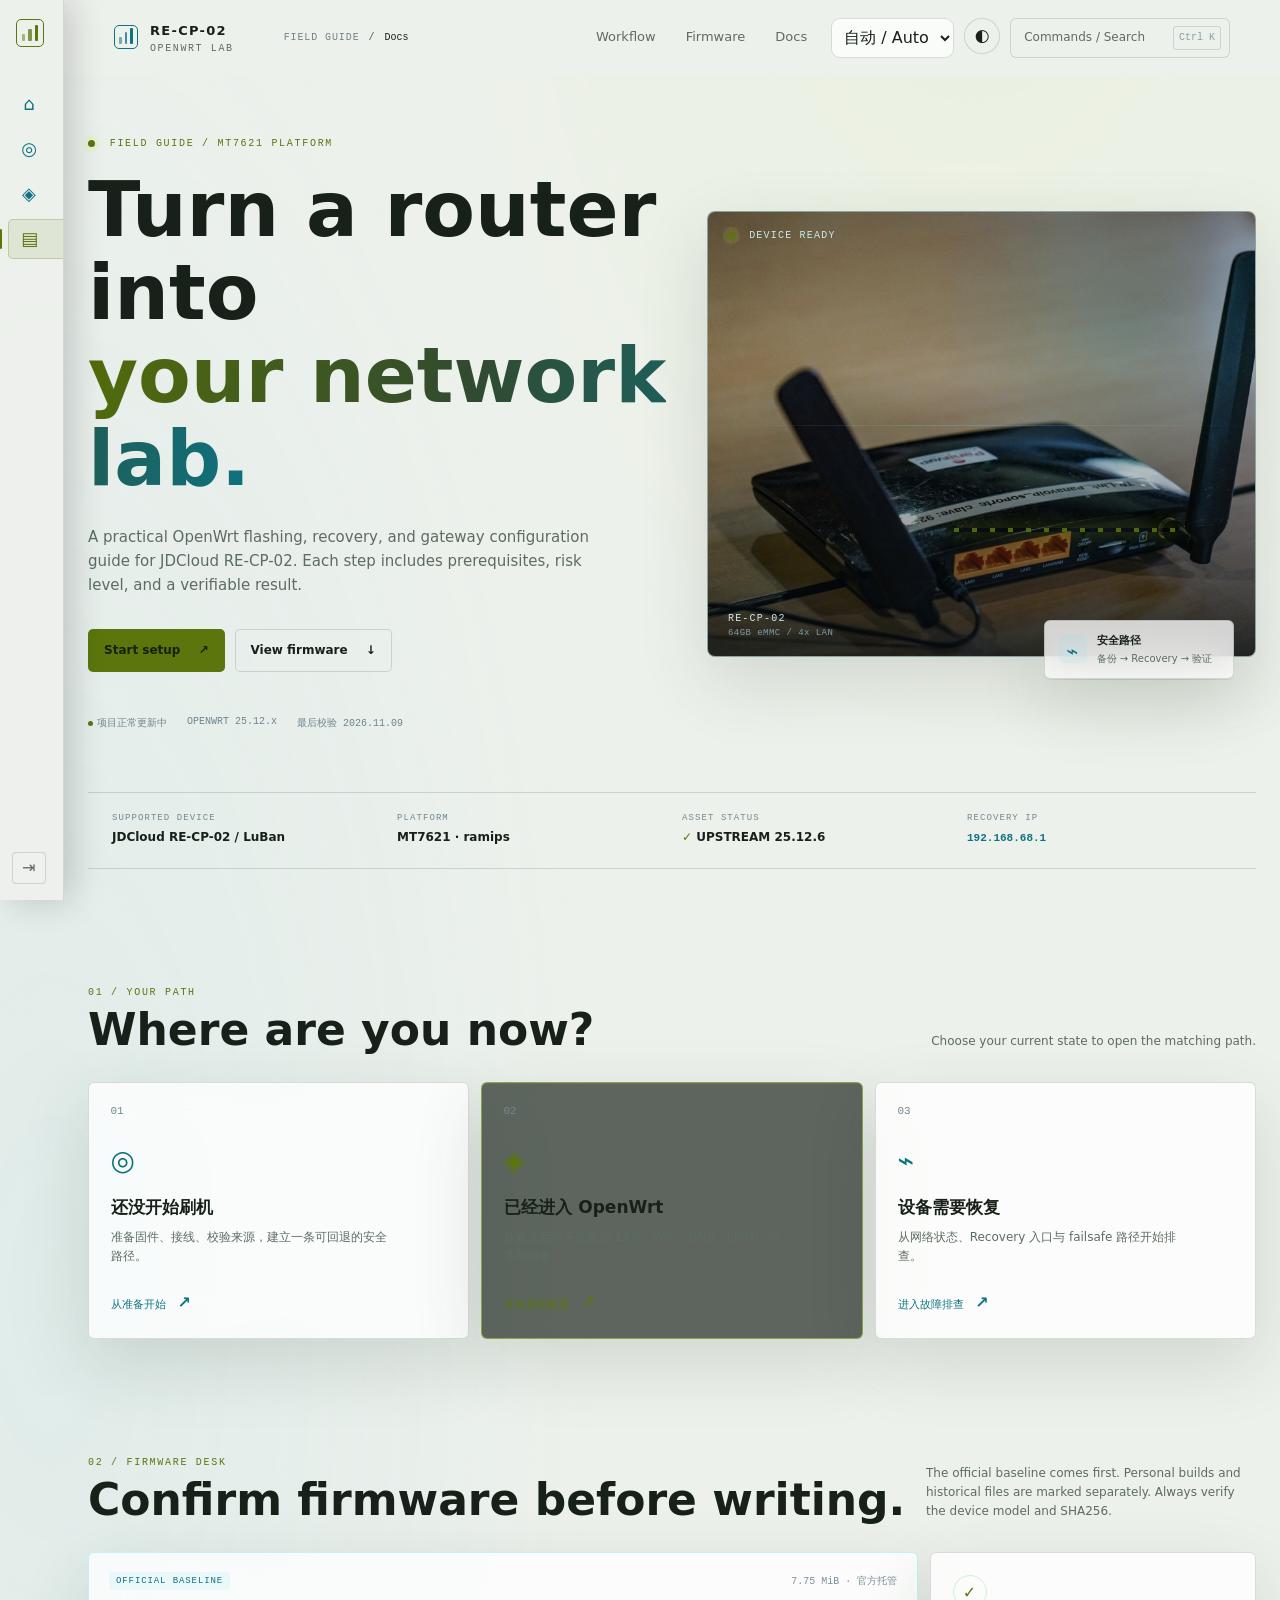
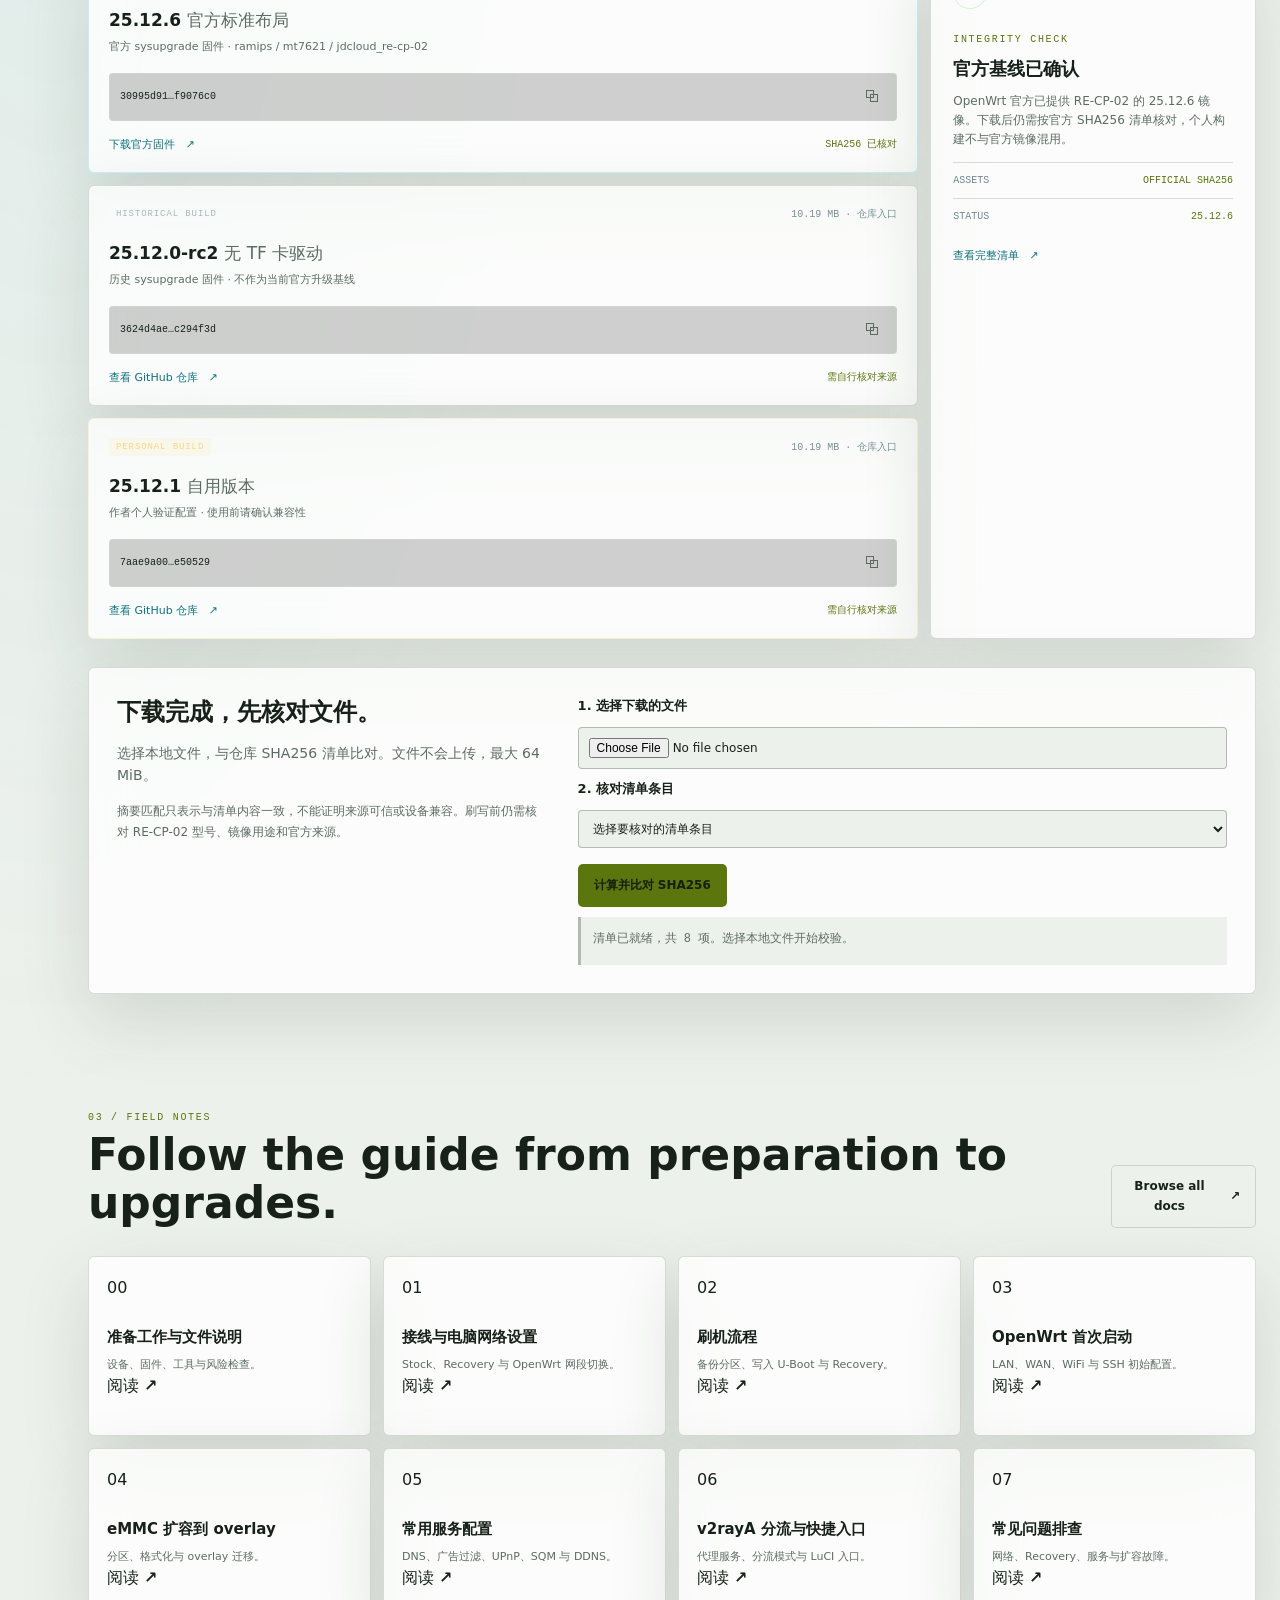
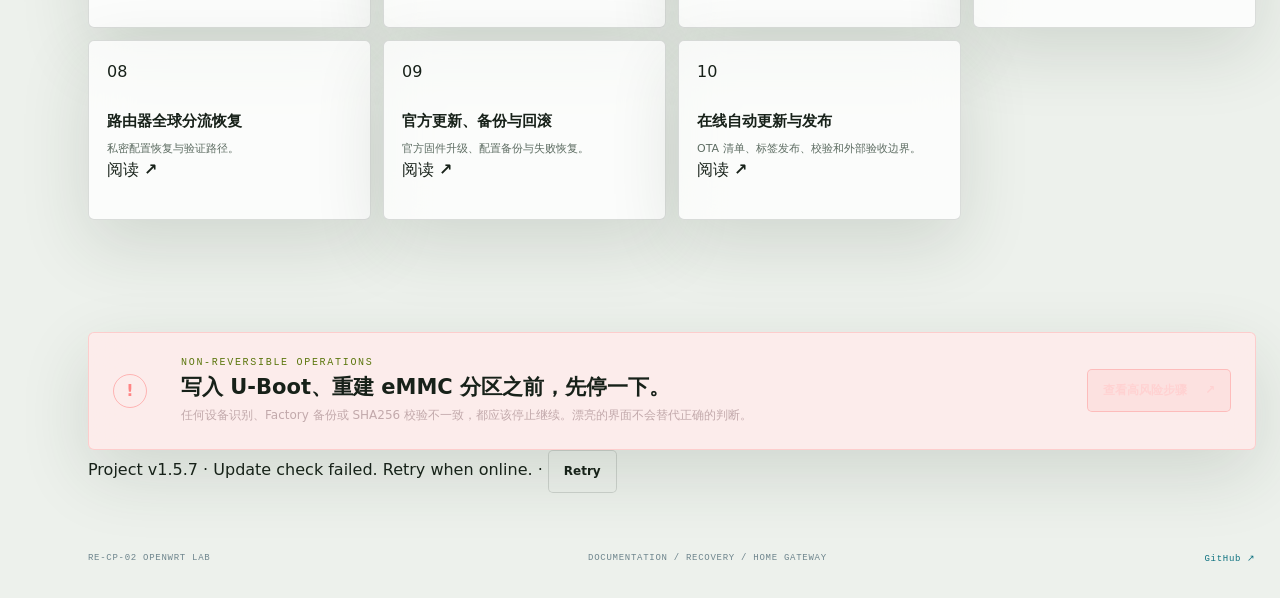
<file: index.html>
<!doctype html>
<html lang=zh-CN>
<head>
  <meta charset=utf-8>
  <link rel="icon" href="site/favicon.svg" type="image/svg+xml">
  <meta http-equiv=refresh content="0;url=site/">
  <title>RE-CP-02 OpenWrt Lab</title>
  <script>location.replace('site/')</script>
</head>
<body style=background:#071017;color:#eef7f8;font-family:system-ui;display:grid;place-items:center;min-height:100vh>正在进入 RE-CP-02 OpenWrt Lab…</body>
</html>
</file>
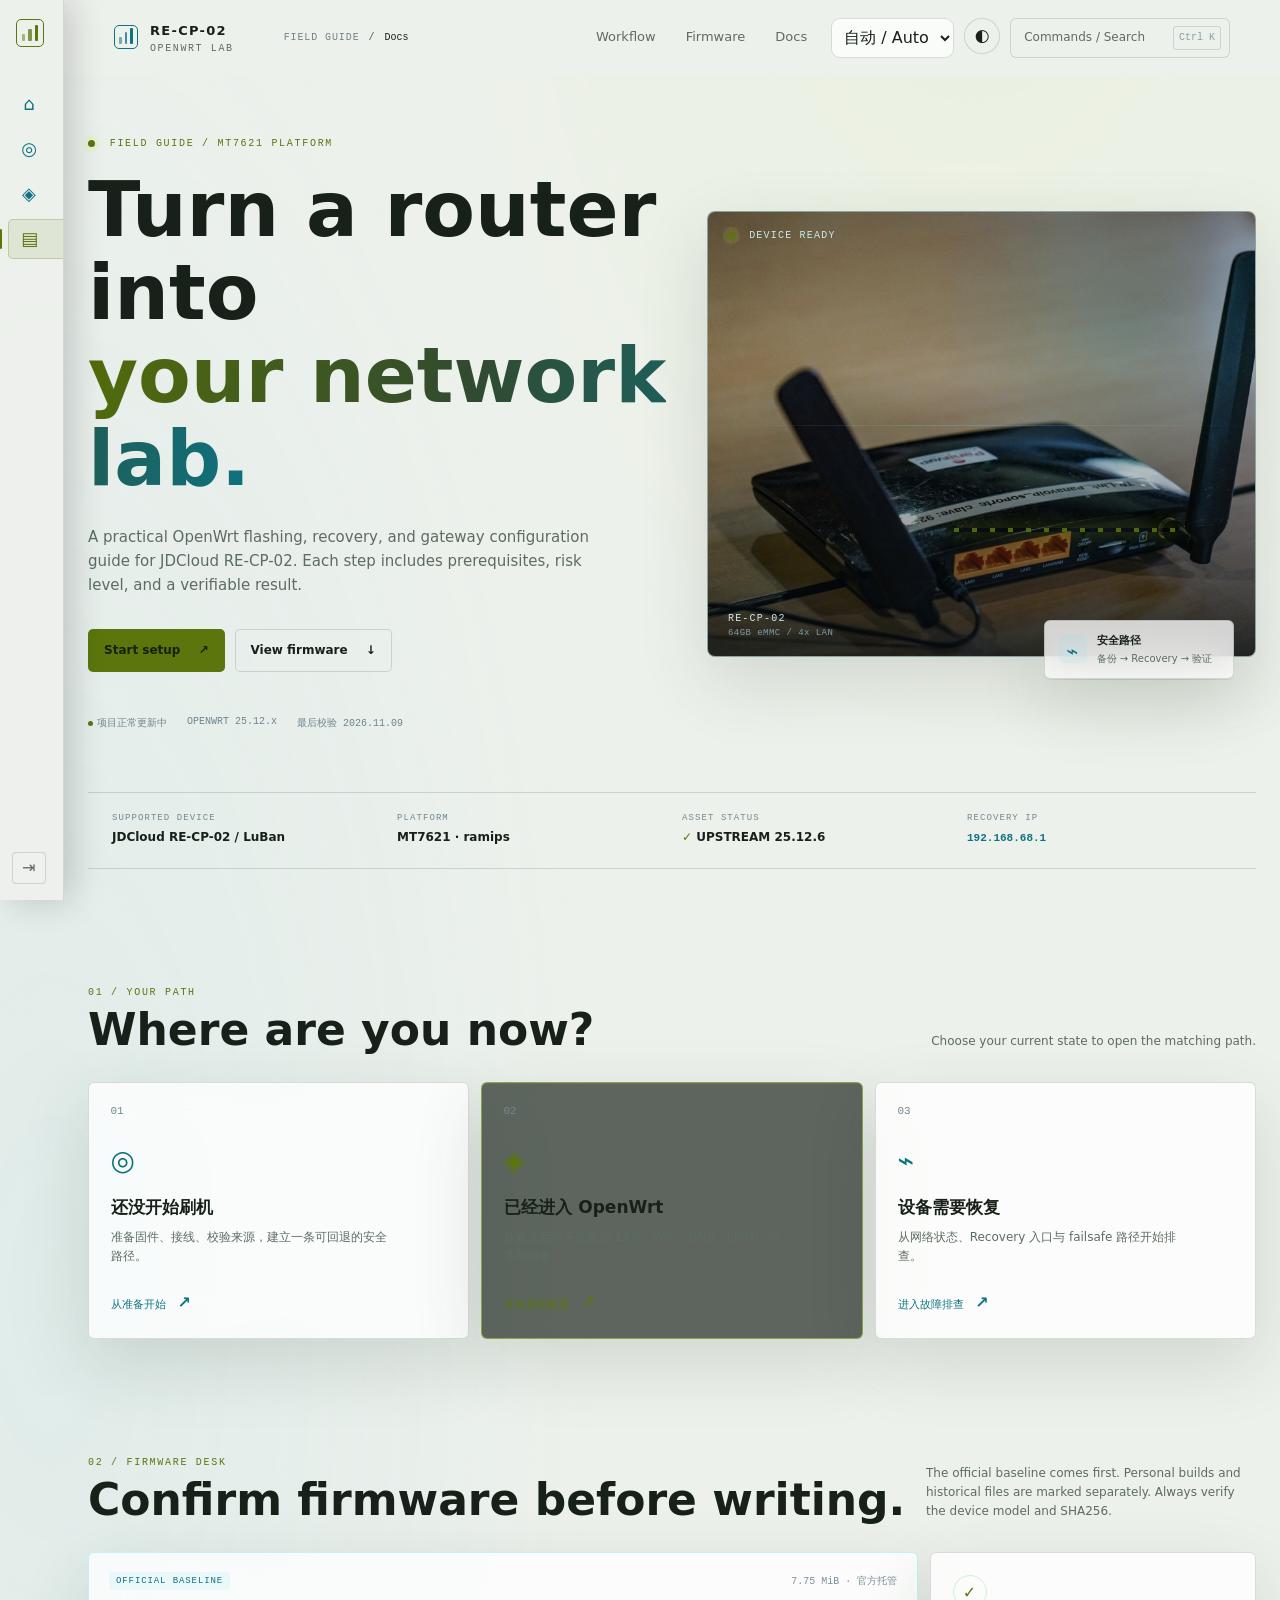
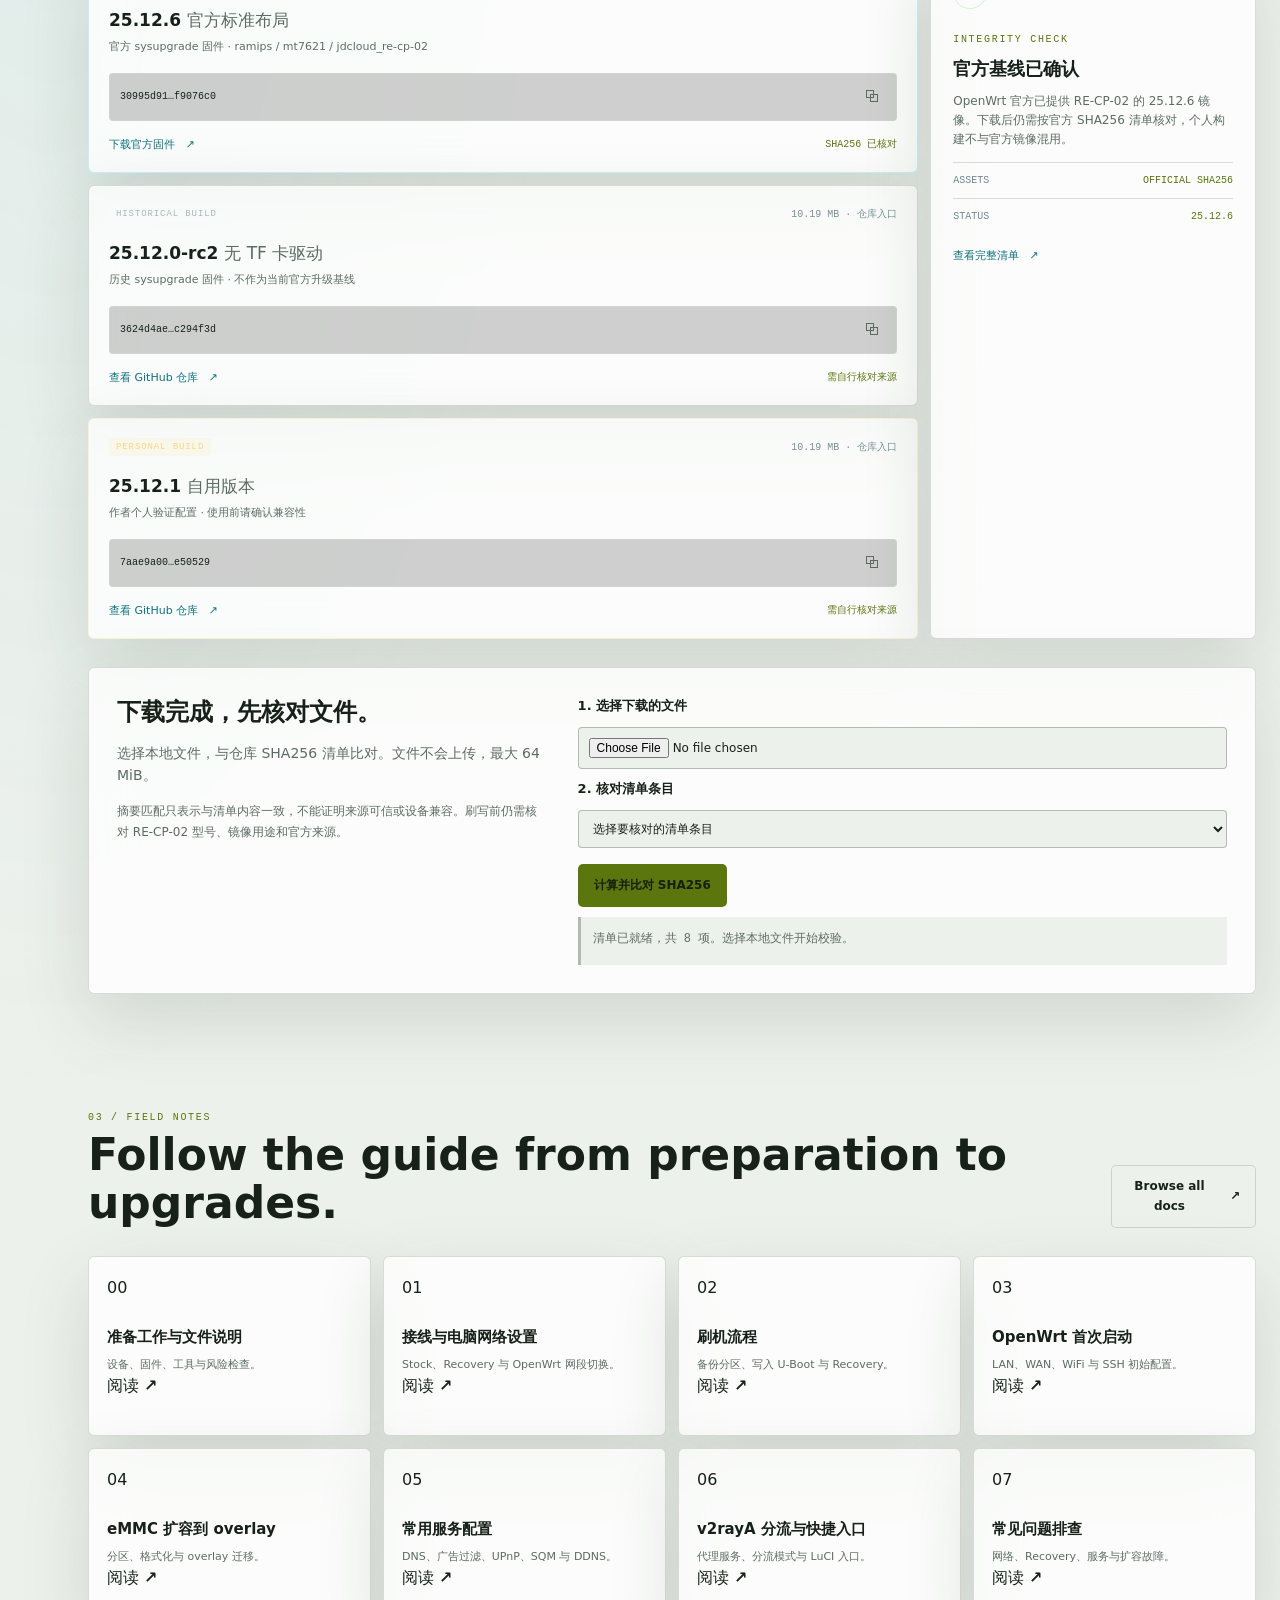
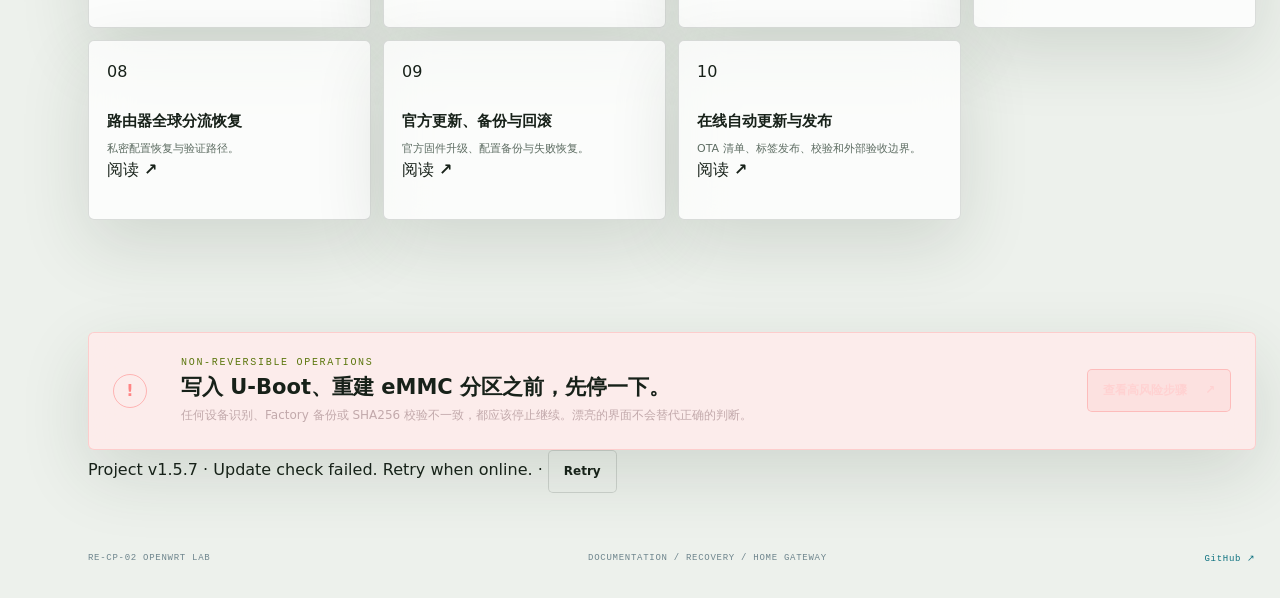
<file: site/index.html>
<!doctype html>
<html lang="zh-CN">
<head>
  <meta charset="utf-8">
  <meta name="viewport" content="width=device-width, initial-scale=1">
  <meta name="theme-color" content="#071017">
  <meta name="description" content="JDCloud RE-CP-02 OpenWrt 刷机与家庭网关配置实验室">
  <title>RE-CP-02 OpenWrt Lab</title>
  <link rel="icon" href="favicon.svg" type="image/svg+xml">
  <link rel="stylesheet" href="styles.css">
</head>
<body>
  <aside class="vantage-rail" aria-label="快速导航" data-i18n-attr="aria-label:quickNav">
    <a class="rail-brand" href="#top" aria-label="返回总览">
      <span class="rail-brand-mark"><i></i><i></i><i></i></span>
      <span class="rail-brand-copy"><b>RE-CP-02</b><small>OPENWRT LAB</small></span>
    </a>
    <nav class="rail-nav" aria-label="页面区段">
      <a href="#top" data-section-link="top" aria-current="page"><span class="rail-icon">⌂</span><span class="rail-label" data-i18n="overview">总览</span></a>
      <a href="#journey" data-section-link="journey"><span class="rail-icon">◎</span><span class="rail-label" data-i18n="journey">流程</span></a>
      <a href="#firmware" data-section-link="firmware"><span class="rail-icon">◈</span><span class="rail-label" data-i18n="firmware">固件</span></a>
      <a href="#docs" data-section-link="docs"><span class="rail-icon">▤</span><span class="rail-label" data-i18n="docs">文档</span></a>
    </nav>
    <div class="rail-footer">
      <button class="rail-toggle" id="rail-toggle" type="button" aria-label="固定或收起导航栏" aria-pressed="false">⇥</button>
      <span class="rail-status"><b></b> LOCAL GUIDE</span>
    </div>
  </aside>
  <header class="topbar">
    <a class="brand" href="#top" aria-label="返回首页"><span class="brand-mark"><i></i><i></i><i></i></span><span><b>RE-CP-02</b><small>OPENWRT LAB</small></span></a>
    <div class="breadcrumb" aria-label="当前位置"><span>FIELD GUIDE</span><b>/</b><strong id="breadcrumb-current" data-i18n="overview">总览</strong></div>
    <nav class="topnav" aria-label="主导航"><a href="#journey" data-i18n="journey">流程</a><a href="#firmware" data-i18n="firmware">固件</a><a href="#docs" data-i18n="docs">文档</a></nav>
    <div class="top-actions"><select id="locale-toggle" class="locale-toggle" aria-label="界面语言"><option value="auto">自动 / Auto</option><option value="zh-CN">简体中文</option><option value="en-US">English</option></select><button class="icon-button" id="theme-toggle" type="button" aria-label="主题模式：跟随系统" aria-pressed="false">◐</button><button class="search-button" id="search-open" type="button" aria-label="打开命令面板"><span data-i18n="commandSearch">命令 / 搜索</span><kbd>Ctrl K</kbd></button></div>
  </header>
  <main id="top">
    <section class="hero shell">
      <div class="hero-copy">
        <div class="eyebrow"><span class="pulse"></span> FIELD GUIDE / MT7621 PLATFORM</div>
        <h1 data-i18n="heroTitle">把一台路由器，<br><span><em>变成你的网络实验室。</em></span></h1>
        <p class="hero-lede" data-i18n="heroLede">面向 JDCloud RE-CP-02 的 OpenWrt 刷机、恢复与家庭网关配置指南。每一步都标注前置条件、风险等级与可验证结果。</p>
        <div class="hero-actions"><a class="button button-primary" href="#journey" data-i18n="startSetup">开始配置 <span>↗</span></a><a class="button button-quiet" href="#firmware" data-i18n="viewFirmware">查看固件 <span>↓</span></a></div>
        <div class="hero-meta"><span><b class="status-dot"></b>项目正常更新中</span><span>OPENWRT 25.12.x</span><span>最后校验 2026.11.09</span></div>
      </div>
      <div class="hero-visual"><div class="visual-frame"><div class="visual-image" role="img" aria-label="网络实验室中的家用路由器"></div><div class="visual-label label-top"><span class="mini-dot"></span> DEVICE READY</div><div class="visual-label label-bottom"><span>RE-CP-02</span><small>64GB eMMC / 4x LAN</small></div><div class="scan-line"></div></div><div class="hero-float glass-panel"><span class="float-icon">⌁</span><span><b>安全路径</b><small>备份 → Recovery → 验证</small></span></div></div>
    </section>
    <section class="trust-strip shell" aria-label="项目状态"><div><small>SUPPORTED DEVICE</small><strong>JDCloud RE-CP-02 / LuBan</strong></div><div><small>PLATFORM</small><strong>MT7621 · ramips</strong></div><div><small>ASSET STATUS</small><strong><span class="check">✓</span> UPSTREAM 25.12.6</strong></div><div><small>RECOVERY IP</small><strong><code>192.168.68.1</code></strong></div></section>
    <section class="section shell" id="journey"><div class="section-heading"><div><div class="eyebrow">01 / YOUR PATH</div><h2 data-i18n="journeyTitle">你现在在哪一步？</h2></div><p data-i18n="journeyLead">选择当前状态，直接进入对应的操作路径。</p></div><div class="path-grid">
      <button class="path-card glass-panel" data-doc="../docs/00-preparation.md" type="button"><span class="path-number">01</span><span class="path-icon">◎</span><span class="path-title">还没开始刷机</span><span class="path-copy">准备固件、接线、校验来源，建立一条可回退的安全路径。</span><span class="path-link">从准备开始 <b>↗</b></span></button>
      <button class="path-card glass-panel path-card-active" data-doc="../docs/03-first-boot.md" type="button"><span class="path-number">02</span><span class="path-icon">◈</span><span class="path-title">已经进入 OpenWrt</span><span class="path-copy">从首次启动开始配置 LAN、WiFi、DNS、eMMC 与常用服务。</span><span class="path-link">开始系统配置 <b>↗</b></span></button>
      <button class="path-card glass-panel" data-doc="../docs/07-troubleshooting.md" type="button"><span class="path-number">03</span><span class="path-icon">⌁</span><span class="path-title">设备需要恢复</span><span class="path-copy">从网络状态、Recovery 入口与 failsafe 路径开始排查。</span><span class="path-link">进入故障排查 <b>↗</b></span></button>
    </div></section>
    <section class="section shell" id="firmware"><div class="section-heading"><div><div class="eyebrow">02 / FIRMWARE DESK</div><h2 data-i18n="firmwareTitle">固件，先确认再写入。</h2></div><p data-i18n="firmwareLead">官方基线优先，个人构建和历史文件单独标注。所有镜像都必须核对设备型号与 SHA256。</p></div><div class="firmware-layout"><div class="firmware-list">
      <article class="firmware-card glass-panel recommended"><div class="card-topline"><span class="tag tag-cyan">OFFICIAL BASELINE</span><span class="file-size">7.75 MiB · 官方托管</span></div><h3>25.12.6 <span>官方标准布局</span></h3><p>官方 sysupgrade 固件 · ramips / mt7621 / jdcloud_re-cp-02</p><div class="hash-row"><code>30995d91…f9076c0</code><button class="copy-button" data-copy="30995d91889e8db1e79e7ca0dc0297c94d1877c2d832b1db341072989f9076c0" type="button" aria-label="复制 SHA256">⧉</button></div><div class="card-actions"><a href="https://downloads.openwrt.org/releases/25.12.6/targets/ramips/mt7621/openwrt-25.12.6-ramips-mt7621-jdcloud_re-cp-02-squashfs-sysupgrade.bin" target="_blank" rel="noopener">下载官方固件 <span>↗</span></a><span class="verified">SHA256 已核对</span></div></article>
      <article class="firmware-card glass-panel"><div class="card-topline"><span class="tag tag-muted">HISTORICAL BUILD</span><span class="file-size">10.19 MB · 仓库入口</span></div><h3>25.12.0-rc2 <span>无 TF 卡驱动</span></h3><p>历史 sysupgrade 固件 · 不作为当前官方升级基线</p><div class="hash-row"><code>3624d4ae…c294f3d</code><button class="copy-button" data-copy="3624d4aeed6777e733ae472734dd9b84e6714e91f5fdc64723c2dc069c294f3d" type="button" aria-label="复制 SHA256">⧉</button></div><div class="card-actions"><a href="https://github.com/yuchen0x1/OpenWrt-Flashing-Guide-RE-CP02" target="_blank" rel="noopener">查看 GitHub 仓库 <span>↗</span></a><span class="verified">需自行核对来源</span></div></article>
      <article class="firmware-card glass-panel personal"><div class="card-topline"><span class="tag tag-amber">PERSONAL BUILD</span><span class="file-size">10.19 MB · 仓库入口</span></div><h3>25.12.1 <span>自用版本</span></h3><p>作者个人验证配置 · 使用前请确认兼容性</p><div class="hash-row"><code>7aae9a00…e50529</code><button class="copy-button" data-copy="7aae9a00623cc4276f8c7e7e2dbfccb519a8514a4fa4880cc94bd66eb5e50529" type="button" aria-label="复制 SHA256">⧉</button></div><div class="card-actions"><a href="https://github.com/yuchen0x1/OpenWrt-Flashing-Guide-RE-CP02" target="_blank" rel="noopener">查看 GitHub 仓库 <span>↗</span></a><span class="verified">需自行核对来源</span></div></article>
    </div><aside class="verify-card glass-panel"><div class="verify-icon">✓</div><div class="eyebrow">INTEGRITY CHECK</div><h3>官方基线已确认</h3><p>OpenWrt 官方已提供 RE-CP-02 的 25.12.6 镜像。下载后仍需按官方 SHA256 清单核对，个人构建不与官方镜像混用。</p><div class="verify-line"><span>ASSETS</span><b>OFFICIAL SHA256</b></div><div class="verify-line"><span>STATUS</span><b>25.12.6</b></div><a class="text-link" href="../firmware/README.md" data-doc="../firmware/README.md">查看完整清单 <span>↗</span></a></aside></div></section>
    <section class="shell integrity-panel glass-panel" aria-labelledby="integrity-title">
      <div class="integrity-intro"><h2 id="integrity-title">下载完成，先核对文件。</h2><p>选择本地文件，与仓库 SHA256 清单比对。文件不会上传，最大 64 MiB。</p><p class="integrity-note">摘要匹配只表示与清单内容一致，不能证明来源可信或设备兼容。刷写前仍需核对 RE-CP-02 型号、镜像用途和官方来源。</p></div>
      <form id="firmware-check" class="integrity-form">
        <label for="firmware-file">1. 选择下载的文件</label><input id="firmware-file" type="file" aria-describedby="integrity-title">
        <label for="firmware-expected">2. 核对清单条目</label><select id="firmware-expected" disabled><option value="">正在加载清单…</option></select>
        <div class="integrity-actions"><button class="button button-primary" id="firmware-verify" type="submit" disabled>计算并比对 SHA256</button><button class="button button-quiet" id="firmware-reload" type="button" hidden>重读清单</button></div>
        <output id="firmware-result" role="status" aria-live="polite">准备读取清单…</output>
      </form>
    </section>
    <section class="section shell" id="docs"><div class="section-heading"><div><div class="eyebrow">03 / FIELD NOTES</div><h2 data-i18n="docsTitle">从准备到持续升级，逐章展开。</h2></div><button class="button button-quiet small-button" id="all-docs" type="button" data-i18n="browseDocs">浏览全部文档 <span>↗</span></button></div><div class="doc-grid" id="doc-grid"></div></section>
    <section class="safety-banner shell glass-panel"><div class="safety-mark">!</div><div><div class="eyebrow">NON-REVERSIBLE OPERATIONS</div><h2>写入 U-Boot、重建 eMMC 分区之前，先停一下。</h2><p>任何设备识别、Factory 备份或 SHA256 校验不一致，都应该停止继续。漂亮的界面不会替代正确的判断。</p></div><button class="button button-danger" data-doc="../docs/02-flashing.md" type="button">查看高风险步骤 <span>↗</span></button></section>
  </main>
  <div class="shell" data-project-update data-project-version="1.5.7"><span data-project-update-status role="status" aria-live="polite">项目版本 v1.5.7</span> · <button class="button button-quiet" data-project-update-check type="button">检查更新</button> <a data-project-update-link target="_blank" rel="noopener noreferrer" hidden>查看新版本</a></div>
  <footer class="footer shell"><span>RE-CP-02 OPENWRT LAB</span><span>DOCUMENTATION / RECOVERY / HOME GATEWAY</span><a href="https://github.com/yuchen0x1/OpenWrt-Flashing-Guide-RE-CP02" target="_blank" rel="noreferrer">GitHub ↗</a></footer>
  <nav class="mobile-nav" aria-label="移动端快速导航">
    <a href="#top" data-section-link="top" aria-current="page"><span>⌂</span><small data-i18n="overview">总览</small></a>
    <a href="#journey" data-section-link="journey"><span>◎</span><small data-i18n="journey">流程</small></a>
    <a href="#firmware" data-section-link="firmware"><span>◈</span><small data-i18n="firmware">固件</small></a>
    <a href="#docs" data-section-link="docs"><span>▤</span><small data-i18n="docs">文档</small></a>
  </nav>
  <div class="modal" id="doc-modal" aria-hidden="true"><div class="modal-backdrop" data-close-modal></div><section class="modal-panel glass-panel" role="dialog" aria-modal="true" aria-labelledby="modal-title"><div class="modal-head"><div><div class="eyebrow">FIELD NOTE</div><h2 id="modal-title" tabindex="-1">文档</h2></div><button class="icon-button" data-close-modal type="button" aria-label="关闭">×</button></div><div class="modal-body" id="modal-body"><div class="loading">正在读取文档…</div></div></section></div>
  <div class="toast" id="toast" role="status"></div>
  <div class="search-modal" id="search-modal" aria-hidden="true"><div class="modal-backdrop" data-close-search></div><section class="search-panel glass-panel" role="dialog" aria-modal="true" aria-labelledby="search-title"><div class="search-head"><label class="sr-only" id="search-title" for="search-input">搜索文档</label><input id="search-input" type="search" placeholder="搜索章节、命令、IP 地址…" autocomplete="off"><kbd>ESC</kbd></div><div class="search-results" id="search-results"><p class="search-hint">输入关键词开始搜索</p></div></section></div>
  <script src="markdown.js"></script>
  <script src="guide-tools.js"></script>
  <script src="i18n.js"></script>
  <script src="app.js"></script>
  <script src="firmware-check.js"></script>
  <script src="project-update.js"></script>
</body>
</html>
</file>
<file: site/styles.css>
:root { --bg:#071017; --panel:rgba(14,29,38,.72); --panel-strong:rgba(18,39,49,.94); --line:rgba(213,239,245,.14); --line-bright:rgba(213,239,245,.26); --text:#eef7f8; --muted:#9bb0b7; --cyan:#78dff5; --green:#8fe3a1; --amber:#ffd479; --danger:#ff8585; --shadow:0 24px 70px rgba(0,0,0,.26); --radius:8px; --font:Bahnschrift,"Segoe UI Variable Display","Segoe UI","Microsoft YaHei",system-ui,sans-serif; --mono:"Cascadia Code","Cascadia Mono",Consolas,"Microsoft YaHei",monospace; }
* { box-sizing:border-box; } html { scroll-behavior:smooth; } body { margin:0; color:var(--text); background:var(--bg); font-family:var(--font); line-height:1.6; overflow-x:hidden; } body.modal-open { overflow:hidden; } body:before { content:""; position:fixed; inset:0; pointer-events:none; opacity:.17; background-image:linear-gradient(rgba(255,255,255,.025) 1px,transparent 1px),linear-gradient(90deg,rgba(255,255,255,.025) 1px,transparent 1px); background-size:54px 54px; mask-image:linear-gradient(to bottom,black,transparent 82%); } a { color:inherit; text-decoration:none; } button { font:inherit; color:inherit; } :focus-visible { outline:2px solid var(--cyan); outline-offset:3px; } .sr-only { position:absolute; width:1px; height:1px; padding:0; margin:-1px; overflow:hidden; clip:rect(0,0,0,0); white-space:nowrap; border:0; }
.shell { width:min(1180px,calc(100% - 48px)); margin-inline:auto; } .glass-panel { background:var(--panel); border:1px solid var(--line); box-shadow:var(--shadow),inset 0 1px 0 rgba(255,255,255,.055); backdrop-filter:blur(20px) saturate(130%); -webkit-backdrop-filter:blur(20px) saturate(130%); border-radius:var(--radius); }
.topbar { height:76px; display:flex; align-items:center; justify-content:space-between; gap:24px; padding:0 max(24px,calc((100vw - 1180px)/2)); border-bottom:1px solid rgba(255,255,255,.08); background:rgba(7,16,23,.76); position:sticky; top:0; z-index:30; backdrop-filter:blur(18px); } .brand { display:flex; align-items:center; gap:12px; letter-spacing:.08em; } .brand b,.brand small { display:block; } .brand b { font-size:13px; } .brand small { color:var(--muted); font:10px var(--mono); letter-spacing:.16em; margin-top:2px; } .brand-mark { height:24px; width:24px; display:flex; align-items:end; gap:3px; padding:4px; border:1px solid var(--cyan); border-radius:5px; } .brand-mark i { display:block; width:4px; background:var(--cyan); border-radius:1px; } .brand-mark i:nth-child(1){height:7px;opacity:.55}.brand-mark i:nth-child(2){height:12px;opacity:.78}.brand-mark i:nth-child(3){height:16px}
.topnav { display:flex; gap:30px; margin-left:auto; } .topnav a { color:var(--muted); font-size:13px; } .topnav a:hover { color:var(--text); } .top-actions { display:flex; gap:10px; } .icon-button,.search-button { border:1px solid var(--line); background:rgba(255,255,255,.04); cursor:pointer; } .icon-button { width:36px; height:36px; border-radius:50%; font-size:17px; } .search-button { display:flex; align-items:center; gap:28px; min-width:148px; justify-content:space-between; padding:7px 8px 7px 13px; border-radius:6px; color:var(--muted); font-size:12px; } kbd { padding:3px 5px; color:#89a0a8; border:1px solid var(--line); border-radius:3px; font-size:10px; }
.hero { min-height:610px; display:grid; grid-template-columns:1.03fr .97fr; gap:36px; align-items:center; padding-top:62px; padding-bottom:62px; } .eyebrow { color:var(--cyan); font:10px var(--mono); letter-spacing:.17em; } .pulse,.status-dot,.mini-dot { display:inline-block; width:7px; height:7px; border-radius:50%; background:var(--green); box-shadow:0 0 0 5px rgba(143,227,161,.1); vertical-align:middle; margin-right:7px; } h1,h2,h3,p { margin-top:0; } h1 { font-size:clamp(42px,6vw,78px); line-height:1.08; letter-spacing:0; margin:20px 0 24px; font-weight:700; } h1 em { color:var(--cyan); font-style:normal; } h1 span { display:block; background:linear-gradient(100deg,var(--cyan),#bfeef4 55%,var(--green)); -webkit-background-clip:text; background-clip:text; color:transparent; } .hero-lede { max-width:520px; color:var(--muted); font-size:15px; overflow-wrap:anywhere; } .hero-actions { display:flex; gap:10px; margin-top:32px; } .button { display:inline-flex; align-items:center; justify-content:center; gap:18px; border:1px solid transparent; border-radius:5px; padding:11px 15px; font-weight:700; font-size:12px; cursor:pointer; } .button-primary { background:var(--cyan); color:#05212a; } .button-primary:hover { background:#b4eff9; } .button-quiet { border-color:var(--line); background:rgba(255,255,255,.045); color:var(--text); } .button-quiet:hover { border-color:var(--line-bright); background:rgba(255,255,255,.09); } .button-danger { border-color:rgba(255,133,133,.4); background:rgba(255,133,133,.11); color:#ffd2d2; } .small-button { margin-top:11px; } .hero-meta { display:flex; gap:20px; flex-wrap:wrap; margin-top:44px; color:#6f858d; font:10px var(--mono); } .hero-meta .status-dot { margin-right:4px; width:5px; height:5px; box-shadow:none; }
.hero-visual { position:relative; min-width:0; } .visual-frame { position:relative; aspect-ratio:1.23; overflow:hidden; border:1px solid var(--line-bright); border-radius:8px; box-shadow:var(--shadow); background:linear-gradient(140deg,#142933,#050a0d 70%); } .visual-image { position:absolute; inset:0; background-image:url('assets/hero-router.jpg'); background-size:cover; background-position:center 30%; } .visual-image:before { content:""; position:absolute; inset:0; background:linear-gradient(180deg,rgba(5,13,17,.18) 0%,rgba(5,13,17,.02) 36%,rgba(5,13,17,.56) 88%,rgba(5,13,17,.78) 100%),radial-gradient(circle at 76% 26%,rgba(36,150,172,.22),transparent 36%); } .visual-image:after { content:""; position:absolute; width:41%; height:4px; right:14%; bottom:28%; background:repeating-linear-gradient(90deg,var(--cyan) 0 5px,transparent 5px 18px); opacity:.85; box-shadow:0 0 16px var(--cyan); } .visual-label { position:absolute; color:#c9e9ed; font:10px var(--mono); letter-spacing:.12em; } .label-top { left:20px; top:18px; } .label-bottom { left:20px; bottom:18px; } .label-bottom span,.label-bottom small { display:block; } .label-bottom small { color:#7e9da4; margin-top:4px; font-size:9px; letter-spacing:.05em; } .scan-line { height:1px; position:absolute; left:0; right:0; top:48%; background:linear-gradient(90deg,transparent,rgba(120,223,245,.55),transparent); opacity:.4; } .hero-float { position:absolute; bottom:-22px; right:22px; display:flex; align-items:center; gap:10px; padding:11px 14px; min-width:190px; } .float-icon { display:grid; place-items:center; width:28px; height:28px; color:var(--cyan); background:rgba(120,223,245,.12); border-radius:5px; font-size:20px; } .hero-float b,.hero-float small { display:block; } .hero-float b { font-size:11px; } .hero-float small { color:var(--muted); font-size:10px; margin-top:2px; }
.trust-strip { display:grid; grid-template-columns:repeat(4,1fr); padding:20px 24px; border-top:1px solid var(--line); border-bottom:1px solid var(--line); gap:20px; } .trust-strip small,.trust-strip strong { display:block; } .trust-strip small { color:#718890; font:9px var(--mono); letter-spacing:.12em; } .trust-strip strong { font-size:12px; margin-top:5px; } .trust-strip code { color:var(--cyan); font-size:11px; } .check,.verified { color:var(--green); }
.section { padding-top:118px; } .section-heading { display:flex; align-items:end; justify-content:space-between; gap:20px; margin-bottom:28px; } h2 { font-size:clamp(28px,4vw,44px); letter-spacing:0; line-height:1.1; margin:8px 0 0; } .section-heading p { max-width:330px; margin-bottom:3px; color:var(--muted); font-size:12px; } .path-grid { display:grid; grid-template-columns:repeat(3,1fr); gap:12px; } .path-card { text-align:left; padding:22px; min-height:236px; display:flex; flex-direction:column; cursor:pointer; transition:transform .2s ease,border-color .2s ease,background .2s ease; } .path-card:hover,.path-card-active { transform:translateY(-4px); border-color:rgba(120,223,245,.47); background:rgba(27,59,71,.7); } .path-number { color:#718890; font:11px var(--mono); } .path-icon { color:var(--cyan); font-size:28px; margin:22px 0 10px; } .path-title { font-weight:700; font-size:17px; } .path-copy { color:var(--muted); font-size:12px; margin-top:7px; max-width:280px; } .path-link { margin-top:auto; padding-top:24px; font-size:11px; color:var(--cyan); } .path-link b { margin-left:8px; font-size:16px; }
.firmware-layout { display:grid; grid-template-columns:1.58fr .62fr; gap:12px; } .firmware-list { display:grid; gap:12px; } .firmware-card { padding:19px 20px; } .firmware-card.recommended { border-color:rgba(120,223,245,.42); } .firmware-card.personal { border-color:rgba(255,212,121,.25); } .card-topline,.card-actions,.hash-row,.verify-line { display:flex; align-items:center; justify-content:space-between; gap:12px; } .tag { font:9px var(--mono); letter-spacing:.1em; padding:4px 7px; border-radius:3px; } .tag-cyan { color:var(--cyan); background:rgba(120,223,245,.12); } .tag-muted { color:#a7b7bb; background:rgba(255,255,255,.08); } .tag-amber { color:var(--amber); background:rgba(255,212,121,.11); } .file-size { color:#799099; font:10px var(--mono); } .firmware-card h3 { margin:17px 0 4px; font-size:17px; } .firmware-card h3 span { color:var(--muted); font-weight:400; } .firmware-card p { color:var(--muted); font-size:11px; margin-bottom:17px; } .hash-row { padding:9px 10px; background:rgba(0,0,0,.18); border:1px solid rgba(255,255,255,.08); border-radius:4px; } .hash-row code { color:#bad5d9; font-size:10px; overflow:hidden; text-overflow:ellipsis; } .copy-button { border:0; background:none; color:var(--muted); cursor:pointer; } .card-actions { margin-top:15px; font-size:11px; } .card-actions a { color:var(--cyan); } .card-actions a span { margin-left:7px; } .verified { font:10px var(--mono); } .verify-card { padding:22px; align-self:stretch; } .verify-icon { display:grid; place-items:center; width:34px; height:34px; color:var(--green); border:1px solid rgba(143,227,161,.4); border-radius:50%; margin-bottom:25px; } .verify-card h3 { margin:10px 0 8px; font-size:18px; } .verify-card p { color:var(--muted); font-size:12px; } .verify-line { border-top:1px solid var(--line); padding:12px 0; font:10px var(--mono); } .verify-line span { color:#718890; } .verify-line b { color:var(--green); font-weight:400; } .text-link { display:inline-flex; gap:10px; color:var(--cyan); font-size:11px; margin-top:13px; }
.doc-grid { display:grid; grid-template-columns:repeat(4,1fr); gap:12px; } .doc-card { min-height:180px; padding:18px; cursor:pointer; transition:.2s ease; } .doc-card:hover { transform:translateY(-4px); border-color:rgba(120,223,245,.42); } .doc-card h3 { font-size:15px; line-height:1.3; margin:28px 0 8px; } .doc-card p { color:var(--muted); font-size:11px; margin:0; }
.safety-banner { display:grid; grid-template-columns:48px 1fr auto; gap:20px; align-items:center; margin-top:112px; padding:24px; border-color:rgba(255,133,133,.3); background:linear-gradient(110deg,rgba(74,34,40,.58),rgba(20,30,37,.6)); } .safety-mark { width:34px; height:34px; display:grid; place-items:center; color:var(--danger); border:1px solid rgba(255,133,133,.55); border-radius:50%; font-weight:800; } .safety-banner h2 { font-size:21px; letter-spacing:0; } .safety-banner p { margin:7px 0 0; color:#c2a9ab; font-size:12px; } .footer { display:flex; justify-content:space-between; gap:20px; padding-top:60px; padding-bottom:34px; color:#6e858d; font:9px var(--mono); letter-spacing:.08em; } .footer a { color:var(--cyan); }
.modal,.search-modal { position:fixed; inset:0; z-index:100; display:none; padding:5vh 24px; } .modal.is-open,.search-modal.is-open { display:grid; place-items:center; } .modal-backdrop { position:absolute; inset:0; background:rgba(2,8,11,.72); backdrop-filter:blur(8px); } .modal-panel { position:relative; width:min(840px,100%); max-height:90vh; overflow:hidden; background:var(--panel-strong); } .modal-head { display:flex; justify-content:space-between; align-items:start; padding:22px 24px; border-bottom:1px solid var(--line); } .modal-head h2 { font-size:27px; } .modal-body { overflow:auto; padding:24px; color:#d6e5e7; overscroll-behavior:contain; } .modal-body h1 { font-size:34px; } .modal-body h2 { font-size:22px; margin:28px 0 10px; } .modal-body h3 { font-size:16px; margin:22px 0 8px; } .modal-body p,.modal-body li { font-size:13px; color:#b7c9cd; } .modal-body code { color:var(--cyan); background:rgba(120,223,245,.08); padding:2px 4px; border-radius:3px; } .modal-body pre { overflow:auto; padding:14px; background:#050b0e; border:1px solid var(--line); border-radius:5px; color:#c8e4e7; font:11px/1.6 var(--mono); } .modal-body blockquote { border-left:2px solid var(--cyan); padding-left:14px; color:var(--muted); } .loading,.search-hint { color:var(--muted); font-size:13px; } .toast { position:fixed; left:50%; bottom:28px; transform:translate(-50%,20px); padding:10px 14px; background:#dff8fb; color:#0a252c; border-radius:5px; font-size:12px; opacity:0; pointer-events:none; transition:.2s; z-index:150; } .toast.is-visible { opacity:1; transform:translate(-50%,0); } .search-modal { align-items:start; padding-top:110px; } .search-panel { position:relative; width:min(700px,100%); background:var(--panel-strong); overflow:hidden; } .search-head { display:flex; gap:12px; align-items:center; padding:16px 18px; border-bottom:1px solid var(--line); } .search-head input { flex:1; border:0; outline:0; color:var(--text); background:transparent; font:16px var(--font); } .search-results { max-height:480px; overflow:auto; padding:10px; } .search-result { display:block; width:100%; text-align:left; border:0; background:transparent; padding:12px; border-radius:5px; cursor:pointer; } .search-result:hover { background:rgba(120,223,245,.1); } .search-result strong,.search-result small { display:block; } .search-result strong { font-size:13px; } .search-result small { color:var(--muted); margin-top:3px; font:10px var(--mono); }
.light-mode { --bg:#eaf2f3; --panel:rgba(255,255,255,.72); --panel-strong:rgba(249,253,253,.96); --line:rgba(15,45,53,.15); --line-bright:rgba(15,45,53,.26); --text:#10262d; --muted:#557079; --shadow:0 24px 70px rgba(22,69,78,.14); } .light-mode:before { opacity:.08; } .light-mode .topbar { background:rgba(234,242,243,.82); } .light-mode .visual-frame { background:#b7d1d3; } .light-mode .modal-body p,.light-mode .modal-body li { color:#36545b; } .light-mode .safety-banner { background:rgba(255,235,235,.82); }
@media (max-width:900px) { .hero { grid-template-columns:1fr; padding-top:48px; } .hero-copy { max-width:700px; min-width:0; } .hero-visual { max-width:680px; width:100%; } .trust-strip { grid-template-columns:repeat(2,1fr); } .doc-grid { grid-template-columns:repeat(2,1fr); } }
@media (max-width:650px) { .shell { width:min(100% - 28px,1180px); } .topbar { padding:0 14px; height:66px; } .topnav { display:none; } .search-button { min-width:auto; } .search-button span { display:none; } .hero { min-height:auto; padding-top:58px; padding-bottom:50px; } h1 { font-size:42px; } .hero-meta { gap:12px; margin-top:30px; } .trust-strip { padding:16px; gap:16px 10px; } .trust-strip strong { font-size:10px; overflow-wrap:anywhere; } .section { padding-top:78px; } .section-heading { display:block; } .section-heading p { margin-top:14px; } .path-grid,.firmware-layout,.doc-grid { grid-template-columns:1fr; } .verify-card { min-height:auto; } .safety-banner { grid-template-columns:38px 1fr; } .safety-banner .button { grid-column:2; justify-self:start; } .footer { display:grid; gap:10px; padding-top:48px; } .hero-float { right:12px; max-width:calc(100% - 24px); } .modal,.search-modal { padding:14px; } .modal-head { padding:18px; } .modal-body { padding:18px; } .search-modal { padding-top:78px; } }
@media (prefers-reduced-motion:reduce) { *,*::before,*::after { scroll-behavior:auto!important; transition:none!important; } } @supports not ((backdrop-filter:blur(1px))) { .glass-panel,.topbar { background:#122630; }
}

.scroll-progress { position:fixed; top:0; left:0; height:2px; width:0; z-index:120; background:linear-gradient(90deg,var(--cyan),var(--green)); box-shadow:0 0 12px rgba(120,223,245,.75); }
.reveal-enabled .section,.reveal-enabled .path-card,.reveal-enabled .firmware-card,.reveal-enabled .doc-card,.reveal-enabled .safety-banner { opacity:0; transform:translateY(16px); transition:opacity .6s ease,transform .6s ease; } .reveal-enabled .section.is-visible,.reveal-enabled .path-card.is-visible,.reveal-enabled .firmware-card.is-visible,.reveal-enabled .doc-card.is-visible,.reveal-enabled .safety-banner.is-visible { opacity:1; transform:none; } .path-card:nth-child(2){transition-delay:.08s}.path-card:nth-child(3){transition-delay:.16s} .firmware-card:nth-child(2){transition-delay:.08s}.firmware-card:nth-child(3){transition-delay:.16s} .doc-card:nth-child(2){transition-delay:.05s}.doc-card:nth-child(3){transition-delay:.1s}.doc-card:nth-child(4){transition-delay:.15s}.doc-card:nth-child(5){transition-delay:.2s}.doc-card:nth-child(6){transition-delay:.25s}.doc-card:nth-child(7){transition-delay:.3s}.doc-card:nth-child(8){transition-delay:.35s}.doc-card:nth-child(9){transition-delay:.4s} .light-mode .scroll-progress { box-shadow:0 0 12px rgba(20,130,150,.45); } @media (prefers-reduced-motion:reduce) { .reveal-enabled .section,.reveal-enabled .path-card,.reveal-enabled .firmware-card,.reveal-enabled .doc-card,.reveal-enabled .safety-banner { opacity:1; transform:none; transition:none; } }

/* --- doc reader: toc / pager / code copy / search snippets --- */
.modal-body .doc-content { padding-top:6px; }
.modal-body ul,.modal-body ol { margin:10px 0 14px; padding-left:22px; color:#b7c9cd; font-size:13px; }
.modal-body ol { list-style:decimal; }
.modal-body ul li,.modal-body ol li { margin:5px 0; color:#b7c9cd; }
.modal-body h2 { scroll-margin-top:12px; }
/* 表格：hash 与文件名这两列必然很长，用自动布局 + 可横向滚动撑开，
   避免文件名从词中间硬折成三行 */
.modal-body table { width:100%; border-collapse:collapse; margin:14px 0 18px; font-size:12px; display:block; overflow-x:auto; }
.modal-body table > thead,.modal-body table > tbody { display:table; width:100%; table-layout:auto; }
.modal-body th,.modal-body td { padding:8px 10px; border-bottom:1px solid var(--line); text-align:left; vertical-align:top; }
.modal-body th { color:var(--muted); font-weight:700; font-size:11px; letter-spacing:.04em; text-transform:uppercase; border-bottom-color:var(--line-bright); white-space:nowrap; }
.modal-body td { color:#b7c9cd; }
.modal-body td code { white-space:nowrap; }
.modal-body hr { border:0; border-top:1px solid var(--line); margin:22px 0; }
.code-block { position:relative; margin:12px 0; }
.code-block pre { margin:0; padding:28px 12px 12px; }
.code-block .code-copy { position:absolute; top:6px; right:8px; z-index:1; border:1px solid var(--line); border-radius:4px; background:rgba(5,11,14,.7); color:var(--muted); font-size:12px; line-height:1; padding:4px 7px; cursor:pointer; }
.code-block .code-copy:hover { color:var(--cyan); border-color:var(--line-bright); }
.doc-toc { margin:4px 0 18px; border:1px solid var(--line); border-radius:6px; background:rgba(120,223,245,.04); }
.doc-toc summary { cursor:pointer; padding:10px 14px; color:var(--muted); font-size:12px; user-select:none; }
.doc-toc summary:hover { color:var(--text); }
.doc-toc-list { display:grid; gap:2px; padding:0 10px 10px; }
.doc-toc-list button { text-align:left; border:0; background:transparent; color:#9fc9ce; font-size:12px; padding:6px 8px; border-radius:4px; cursor:pointer; }
.doc-toc-list button:hover { background:rgba(120,223,245,.1); color:var(--text); }
.doc-pager { display:flex; justify-content:space-between; gap:12px; margin-top:30px; padding-top:14px; border-top:1px solid var(--line); }
.doc-pager button { display:flex; flex-direction:column; gap:3px; border:0; background:transparent; color:var(--muted); text-align:left; cursor:pointer; padding:8px 4px; max-width:46%; }
.doc-pager button:hover { color:var(--cyan); }
.doc-pager .doc-next { text-align:right; align-items:flex-end; }
.doc-pager small { font-size:10px; text-transform:uppercase; letter-spacing:.08em; }
.doc-pager b { font-size:12px; color:var(--text); }
.search-result .snippet { display:block; margin-top:5px; color:var(--muted); font:11px/1.55 var(--mono); }
.search-group-title { margin:10px 0 2px; font-size:11px; font-weight:700; letter-spacing:.08em; text-transform:uppercase; color:var(--cyan); opacity:.85; }
.search-group-title:first-child { margin-top:0; }
.search-result mark { background:rgba(120,223,245,.22); color:var(--cyan); border-radius:2px; padding:0 1px; }
.light-mode .modal-body ul,.light-mode .modal-body ol,.light-mode .modal-body ul li,.light-mode .modal-body ol li { color:#36545b; }
.light-mode .code-block .code-copy { background:rgba(255,255,255,.8); }
.light-mode .doc-toc { background:rgba(15,45,53,.04); }
.light-mode .doc-toc-list button { color:#36545b; }
.light-mode .search-result mark { background:rgba(20,130,150,.18); color:#0e5a68; }
@media (max-width:650px) {
  .doc-pager { flex-direction:column; }
  .doc-pager button,.doc-pager .doc-next { max-width:100%; text-align:left; align-items:flex-start; }
}

/* --- Vantage fusion layer -------------------------------------------------
   The static guide keeps its own content and interactions, while borrowing
   Vantage's information architecture: icon rail, breadcrumb context, a
   command-oriented top bar, and a mobile bottom navigation. No Vantage code
   or assets are copied here; these are project-specific styles. */
:root {
  --bg:#0d0f12;
  --panel:rgba(25,29,34,.78);
  --panel-strong:rgba(23,27,32,.97);
  --line:rgba(230,236,239,.14);
  --line-bright:rgba(230,236,239,.27);
  --text:#f1f4ef;
  --muted:#9aa5ad;
  --cyan:#9be8f5;
  --green:#c8f031;
  --lime:#c8f031;
  --amber:#f4d77f;
  --shadow:0 24px 70px rgba(0,0,0,.32);
  --radius:6px;
  --rail-width:64px;
}

html { background:var(--bg); }
body {
  padding-left:var(--rail-width);
  background:
    radial-gradient(ellipse 70% 46% at 76% -8%, rgba(200,240,49,.075), transparent 68%),
    radial-gradient(ellipse 60% 52% at 4% 34%, rgba(71,177,207,.08), transparent 72%),
    var(--bg);
}
body:before {
  opacity:.12;
  background-size:44px 44px;
  mask-image:linear-gradient(to bottom,black,transparent 75%);
}
.glass-panel { border-radius:var(--radius); }

.vantage-rail {
  position:fixed;
  inset:0 auto 0 0;
  z-index:50;
  width:var(--rail-width);
  display:flex;
  flex-direction:column;
  padding:14px 8px;
  overflow:hidden;
  background:rgba(16,19,23,.91);
  border-right:1px solid rgba(230,236,239,.11);
  box-shadow:8px 0 34px rgba(0,0,0,.18);
  backdrop-filter:blur(18px) saturate(120%);
  -webkit-backdrop-filter:blur(18px) saturate(120%);
  transition:width .2s ease,background .2s ease;
}
.vantage-rail:hover,
.vantage-rail:focus-within,
body.rail-pinned .vantage-rail { width:220px; }
.rail-brand {
  display:flex;
  align-items:center;
  gap:12px;
  min-height:38px;
  padding:0 8px;
  color:var(--text);
  white-space:nowrap;
}
.rail-brand-mark {
  flex:0 0 28px;
  width:28px;
  height:28px;
  display:flex;
  align-items:end;
  gap:3px;
  padding:5px;
  border:1px solid var(--lime);
  border-radius:5px;
}
.rail-brand-mark i { display:block; width:4px; background:var(--lime); border-radius:1px; }
.rail-brand-mark i:nth-child(1){height:7px;opacity:.5}.rail-brand-mark i:nth-child(2){height:12px;opacity:.75}.rail-brand-mark i:nth-child(3){height:16px}
.rail-brand-copy { opacity:0; transform:translateX(-8px); transition:opacity .16s ease,transform .16s ease; }
.vantage-rail:hover .rail-brand-copy,
.vantage-rail:focus-within .rail-brand-copy,
body.rail-pinned .rail-brand-copy { opacity:1; transform:none; }
.rail-brand-copy b,.rail-brand-copy small { display:block; }
.rail-brand-copy b { font-size:12px; letter-spacing:.08em; }
.rail-brand-copy small { margin-top:2px; color:var(--muted); font:9px var(--mono); letter-spacing:.13em; }
.rail-nav { display:grid; gap:5px; margin-top:32px; }
.rail-nav a {
  position:relative;
  display:flex;
  align-items:center;
  gap:14px;
  min-height:40px;
  padding:0 12px;
  color:#8d989f;
  border:1px solid transparent;
  border-radius:5px;
  white-space:nowrap;
  transition:color .16s ease,background .16s ease,border-color .16s ease;
}
.rail-nav a:hover,.rail-nav a:focus-visible { color:var(--text); background:rgba(255,255,255,.055); }
.rail-nav a[aria-current="page"] {
  color:var(--text);
  background:rgba(200,240,49,.09);
  border-color:rgba(200,240,49,.2);
}
.rail-nav a[aria-current="page"]:before {
  content:"";
  position:absolute;
  left:-9px;
  top:9px;
  bottom:9px;
  width:2px;
  border-radius:2px;
  background:var(--lime);
  box-shadow:0 0 14px rgba(200,240,49,.54);
}
.rail-icon { flex:0 0 16px; width:16px; text-align:center; color:var(--cyan); font-size:18px; line-height:1; }
.rail-nav a[aria-current="page"] .rail-icon { color:var(--lime); }
.rail-label { opacity:0; transform:translateX(-5px); transition:opacity .16s ease,transform .16s ease; font-size:12px; }
.vantage-rail:hover .rail-label,
.vantage-rail:focus-within .rail-label,
body.rail-pinned .rail-label { opacity:1; transform:none; }
.rail-footer { display:flex; align-items:center; gap:10px; margin-top:auto; padding:10px 4px 2px; border-top:1px solid rgba(230,236,239,.1); }
.rail-toggle { width:34px; height:32px; flex:0 0 34px; border:1px solid var(--line); border-radius:4px; background:rgba(255,255,255,.04); color:var(--muted); cursor:pointer; }
.rail-toggle:hover,.rail-toggle:focus-visible { color:var(--lime); border-color:rgba(200,240,49,.42); }
.rail-status { display:flex; align-items:center; gap:6px; opacity:0; color:#738087; font:9px var(--mono); letter-spacing:.08em; white-space:nowrap; transition:opacity .16s ease; }
.vantage-rail:hover .rail-status,
.vantage-rail:focus-within .rail-status,
body.rail-pinned .rail-status { opacity:1; }
.rail-status b { width:6px; height:6px; border-radius:50%; background:var(--lime); box-shadow:0 0 0 4px rgba(200,240,49,.1); }

.topbar { left:var(--rail-width); width:100%; background:rgba(13,15,18,.82); border-bottom-color:rgba(230,236,239,.11); }
.topbar .brand,.top-actions { flex-shrink:0; }
.topnav,.search-button { white-space:nowrap; }
.breadcrumb { display:flex; align-items:center; gap:9px; margin-left:26px; color:#718087; font:10px var(--mono); letter-spacing:.09em; white-space:nowrap; }
.breadcrumb b { color:#4d595f; font-weight:400; }
.breadcrumb strong { color:var(--text); font-weight:500; letter-spacing:0; }
.topnav a:hover { color:var(--lime); }
.icon-button:hover,.search-button:hover { border-color:rgba(200,240,49,.4); color:var(--text); }
.search-button kbd { min-width:48px; text-align:center; }
.eyebrow { color:var(--lime); }
.pulse,.status-dot,.mini-dot { background:var(--lime); box-shadow:0 0 0 5px rgba(200,240,49,.1); }
.hero h1 span {
  background:none;
  -webkit-background-clip:initial;
  background-clip:initial;
  color:var(--lime);
  -webkit-text-fill-color:var(--lime);
}
.hero h1 em {
  background:linear-gradient(100deg,var(--lime),#eff7ca 52%,var(--cyan));
  -webkit-background-clip:text;
  background-clip:text;
  color:transparent;
  -webkit-text-fill-color:transparent;
}
.visual-image:after { background:repeating-linear-gradient(90deg,var(--lime) 0 5px,transparent 5px 18px); box-shadow:0 0 16px var(--lime); }
.button-primary { background:var(--lime); color:#172009; }
.button-primary:hover { background:#dcf77b; }
.path-card:hover,.path-card-active,.doc-card:hover { border-color:rgba(200,240,49,.46); background:rgba(38,48,39,.72); }
.path-icon,.path-link,.card-actions a,.text-link,.footer a { color:var(--cyan); }
.path-card-active .path-icon,.path-card-active .path-link { color:var(--lime); }
.verified,.check { color:var(--lime); }
.scroll-progress { background:linear-gradient(90deg,var(--lime),var(--cyan)); box-shadow:0 0 12px rgba(200,240,49,.62); }
.search-result:hover { background:rgba(200,240,49,.09); }
.search-result mark { background:rgba(200,240,49,.2); color:var(--lime); }

.mobile-nav { display:none; }
.light-mode {
  --bg:#edf1ec;
  --panel:rgba(255,255,255,.78);
  --panel-strong:rgba(250,252,249,.97);
  --line:rgba(23,36,28,.15);
  --line-bright:rgba(23,36,28,.27);
  --text:#172119;
  --muted:#5d6c62;
  --cyan:#0e7280;
  --green:#5b760d;
  --lime:#5b760d;
  --shadow:0 24px 70px rgba(38,58,38,.14);
}
.light-mode:before { opacity:.06; }
.light-mode .vantage-rail { background:rgba(237,241,236,.94); border-right-color:rgba(23,36,28,.13); }
.light-mode .topbar { background:rgba(237,241,236,.88); }
.light-mode .hash-row code { color:var(--text); }
.light-mode .rail-nav a[aria-current="page"] { background:rgba(91,118,13,.1); border-color:rgba(91,118,13,.24); }
.light-mode .hero h1 span { background:none; color:#526c0b; -webkit-text-fill-color:#526c0b; }
.light-mode .hero h1 em { background:linear-gradient(100deg,#526c0b,#314a30 52%,#0e7280); -webkit-background-clip:text; background-clip:text; color:transparent; -webkit-text-fill-color:transparent; }

@media (max-width:720px) {
  body { width:100vw; max-width:100vw; padding-left:0; padding-bottom:72px; }
  .vantage-rail { display:none; }
  .topbar { left:0; width:100%; padding-inline:14px; gap:8px; }
  .topbar .brand { min-width:0; flex:1 1 auto; gap:8px; letter-spacing:.04em; }
  .topbar .brand > span:last-child { min-width:0; }
  .top-actions { flex:0 0 auto; gap:6px; }
  .top-actions .icon-button { width:32px; height:32px; }
  .topnav,.breadcrumb { display:none; }
  .search-button { min-width:36px; width:36px; height:36px; padding:7px; justify-content:center; }
  .search-button span { display:none; }
  .search-button kbd { min-width:auto; border:0; padding:0; font-size:0; }
  .search-button kbd:after { content:"⌕"; color:var(--muted); font-size:18px; }
  .mobile-nav {
    position:fixed;
    z-index:60;
    left:10px;
    right:10px;
    bottom:10px;
    display:grid;
    grid-template-columns:repeat(4,1fr);
    gap:4px;
    padding:6px;
    background:rgba(18,22,25,.93);
    border:1px solid var(--line-bright);
    border-radius:8px;
    box-shadow:0 18px 50px rgba(0,0,0,.34);
    backdrop-filter:blur(18px) saturate(130%);
    -webkit-backdrop-filter:blur(18px) saturate(130%);
  }
  .mobile-nav a { display:grid; place-items:center; gap:1px; min-height:48px; color:#8d989f; border-radius:5px; }
  .mobile-nav a:hover,.mobile-nav a:focus-visible,.mobile-nav a[aria-current="page"] { color:var(--lime); background:rgba(200,240,49,.1); }
  .mobile-nav a span { font-size:18px; line-height:1; }
  .mobile-nav a small { font-size:10px; }
  .light-mode .mobile-nav { background:rgba(248,251,247,.94); }
  main,.footer { max-width:100vw; min-width:0; }
  .shell { width:calc(100vw - 28px); max-width:calc(100vw - 28px); }
  .hero,.hero-copy,.hero-visual { min-width:0; max-width:100%; }
  .hero h1 { max-width:calc(100vw - 28px); overflow-wrap:anywhere; word-break:break-all; }
  .hero-lede { max-width:calc(100vw - 28px); overflow-wrap:anywhere; word-break:break-word; }
}

@media (max-width:420px) {
  .topbar .brand small { display:none; }
  .topbar .brand b { font-size:12px; }
}

@media (prefers-reduced-motion:reduce) {
  .vantage-rail,.rail-brand-copy,.rail-label,.rail-status { transition:none; }
}

/* Local integrity workflow: reuse the existing palette and typography. */
.integrity-panel { display:grid; grid-template-columns:minmax(0, .85fr) minmax(0, 1.3fr); gap:36px; padding:28px; margin-top:28px; }
.integrity-intro h2 { margin:0 0 12px; font-size:24px; line-height:1.4; }
.integrity-intro p { color:var(--muted); font-size:14px; }
.integrity-intro .integrity-note { font-size:12px; line-height:1.8; }
.integrity-form { display:grid; gap:10px; min-width:0; }
.integrity-form label { font-size:13px; font-weight:600; }
.integrity-form input,.integrity-form select { width:100%; min-width:0; padding:10px; background:var(--bg); color:var(--text); border:1px solid var(--line-bright); border-radius:4px; font:12px var(--font); }
.integrity-actions { display:flex; flex-wrap:wrap; gap:8px; margin-top:6px; }
.integrity-actions [hidden] { display:none; }
.integrity-form button:disabled { opacity:.5; cursor:wait; }
#firmware-result { display:block; min-height:48px; padding:12px; border-left:3px solid var(--line-bright); background:var(--bg); color:var(--muted); font:12px/1.8 var(--mono); overflow-wrap:anywhere; white-space:pre-wrap; }
#firmware-result[data-state="match"] { border-color:var(--green); color:var(--text); }
#firmware-result[data-state="renamed"] { border-color:var(--amber); color:var(--text); }
#firmware-result[data-state="mismatch"],#firmware-result[data-state="error"] { border-color:var(--danger); color:var(--text); }
.search-result small { display:block; color:var(--muted); margin-bottom:4px; }
.doc-content .search-target { outline:2px solid var(--cyan); outline-offset:6px; scroll-margin-top:20px; }
/* Leave room for the navigation rail and long file names at tablet widths. */
@media(max-width:900px) { .integrity-panel { grid-template-columns:1fr; gap:16px; padding:20px; } .integrity-intro h2 { font-size:21px; } }
.locale-toggle { min-height: 34px; border: 1px solid var(--line, rgba(255,255,255,.16)); border-radius: 9px; padding: 0 8px; color: inherit; background: var(--panel-strong); font: inherit; }
@media (max-width:1180px) { .breadcrumb { display:none; } }
@media (max-width:980px) { .topnav { display:none; } }
</file>
